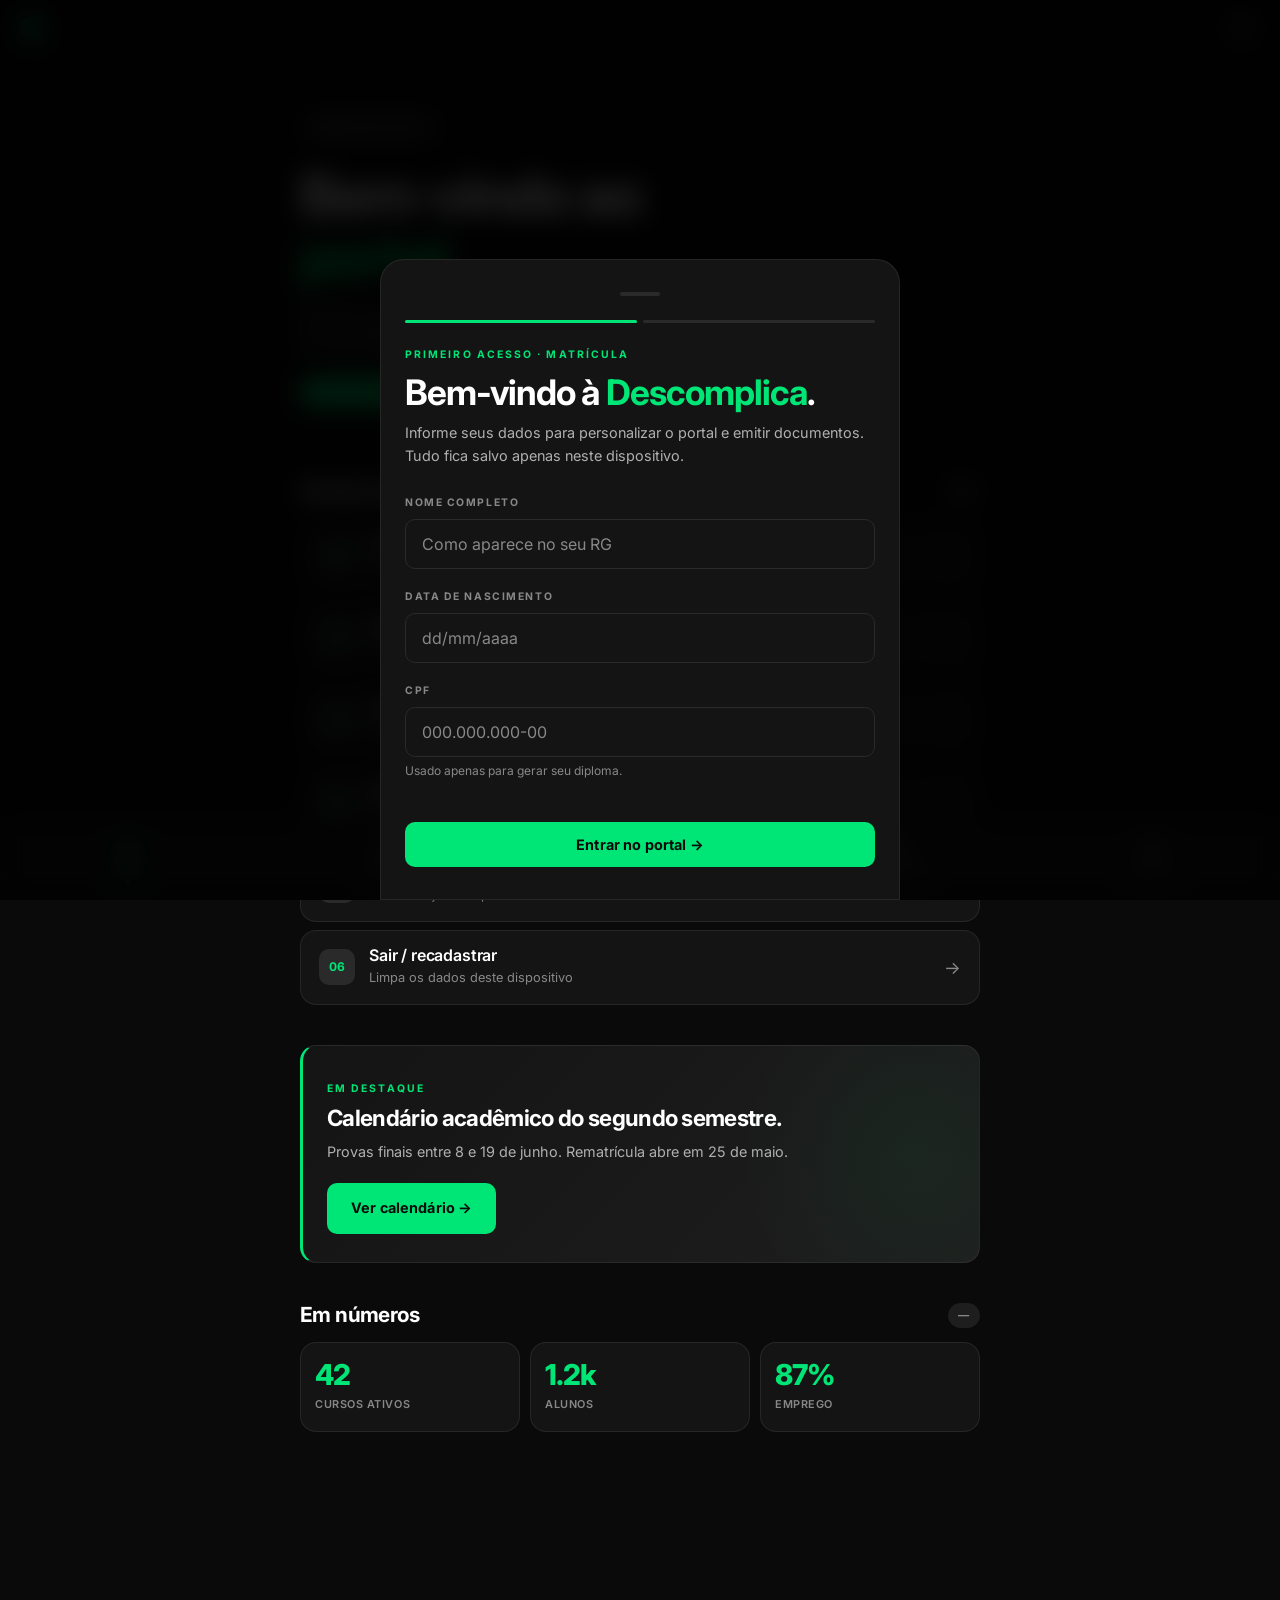
<file: index.html>
<!DOCTYPE html>
<html lang="pt-BR">
<head>
  <meta charset="UTF-8">
  <meta name="viewport" content="width=device-width, initial-scale=1, viewport-fit=cover">
  <meta name="theme-color" content="#0a0a0a">
  <title>Descomplica Faculdade Digital</title>
  <link rel="manifest" href="manifest.json">
  <link rel="apple-touch-icon" href="icon-192.png">
  <meta name="apple-mobile-web-app-capable" content="yes">
  <meta name="apple-mobile-web-app-status-bar-style" content="black-translucent">
  <meta name="apple-mobile-web-app-title" content="Descomplica">
  <link rel="stylesheet" href="styles.css">
</head>
<body>

  <header class="topbar">
    <div class="brand">
      <img src="logo.png" alt="Descomplica Faculdade Digital">
    </div>
    <div class="student-badge" data-student-badge>—</div>
  </header>

  <main>

    <section class="hero reveal">
      <span class="year">Semestre 2026.1</span>
      <h1 id="hero-title">Bem-vindo ao<br><span class="accent">portal.</span></h1>
      <p class="lede" id="hero-lede">Acesse suas notas, documentos e tudo da sua faculdade em um só lugar.</p>
      <div class="hero-meta" id="hero-meta">
        <span>2026.1 em andamento</span>
        <span>Provas: jun/2026</span>
      </div>
    </section>

    <section class="reveal">
      <div class="section-head">
        <h2>Acesso rápido</h2>
        <span class="count">06</span>
      </div>
      <div class="card-list">
        <a class="card" href="cursos.html">
          <span class="num">01</span>
          <div class="body">
            <h3>Cursos</h3>
            <p>Grade, ementas e horários</p>
          </div>
          <span class="arrow">→</span>
        </a>
        <a class="card" href="aluno.html">
          <span class="num">02</span>
          <div class="body">
            <h3>Área do aluno</h3>
            <p>Notas, frequência e materiais</p>
          </div>
          <span class="arrow">→</span>
        </a>
        <a class="card" href="secretaria.html">
          <span class="num">03</span>
          <div class="body">
            <h3>Secretaria</h3>
            <p>Atestados e requerimentos</p>
          </div>
          <span class="arrow">→</span>
        </a>
        <a class="card" href="declaracao.html">
          <span class="num">04</span>
          <div class="body">
            <h3>Declaração de Matrícula</h3>
            <p>Emitir comprovante oficial</p>
          </div>
          <span class="arrow">→</span>
        </a>
        <a class="card" href="contato.html">
          <span class="num">05</span>
          <div class="body">
            <h3>Contato</h3>
            <p>Coordenação e suporte</p>
          </div>
          <span class="arrow">→</span>
        </a>
        <a class="card" href="#" onclick="event.preventDefault(); Portal.Student.clear(); location.reload();">
          <span class="num">06</span>
          <div class="body">
            <h3>Sair / recadastrar</h3>
            <p>Limpa os dados deste dispositivo</p>
          </div>
          <span class="arrow">→</span>
        </a>
      </div>
    </section>

    <section class="reveal">
      <div class="featured">
        <span class="eyebrow">Em destaque</span>
        <h2>Calendário acadêmico do segundo semestre.</h2>
        <p>Provas finais entre 8 e 19 de junho. Rematrícula abre em 25 de maio.</p>
        <a class="btn mt-md" href="aluno.html">Ver calendário →</a>
      </div>
    </section>

    <section class="reveal">
      <div class="section-head">
        <h2>Em números</h2>
        <span class="count">—</span>
      </div>
      <div class="stats">
        <div>
          <strong>42</strong>
          <span>Cursos ativos</span>
        </div>
        <div>
          <strong>1.2k</strong>
          <span>Alunos</span>
        </div>
        <div>
          <strong>87%</strong>
          <span>Emprego</span>
        </div>
      </div>
    </section>

  </main>

  <nav class="bottom-nav">
    <a href="index.html" class="active">
      <svg viewBox="0 0 24 24"><path d="M3 11l9-8 9 8v10a1 1 0 0 1-1 1h-5v-7H10v7H5a1 1 0 0 1-1-1V11z"/></svg>
      Início<span class="nav-dot"></span>
    </a>
    <a href="cursos.html">
      <svg viewBox="0 0 24 24"><path d="M4 4h12a2 2 0 0 1 2 2v14l-4-2-4 2-4-2-4 2V6a2 2 0 0 1 2-2z"/></svg>
      Cursos<span class="nav-dot"></span>
    </a>
    <a href="aluno.html">
      <svg viewBox="0 0 24 24"><circle cx="12" cy="8" r="4"/><path d="M4 21a8 8 0 0 1 16 0"/></svg>
      Aluno<span class="nav-dot"></span>
    </a>
    <a href="declaracao.html">
      <svg viewBox="0 0 24 24"><rect x="4" y="3" width="16" height="18" rx="2"/><path d="M8 7h8M8 11h8M8 15h5"/></svg>
      Declaração<span class="nav-dot"></span>
    </a>
    <a href="contato.html">
      <svg viewBox="0 0 24 24"><path d="M4 6h16v12H4z"/><path d="M4 6l8 7 8-7"/></svg>
      Contato<span class="nav-dot"></span>
    </a>
  </nav>

  <script src="app.js"></script>
  <script>
    document.addEventListener('DOMContentLoaded', () => {
      const s = Portal.Student.get();
      if (!s) return;
      const first = s.name.split(' ')[0];
      document.getElementById('hero-title').innerHTML = `Olá,<br><span class="accent">${first}.</span>`;
      document.getElementById('hero-lede').textContent = `Bem-vindo de volta. Confira suas notas, emita documentos e acompanhe sua jornada.`;
    });
  </script>
</body>
</html>
</file>
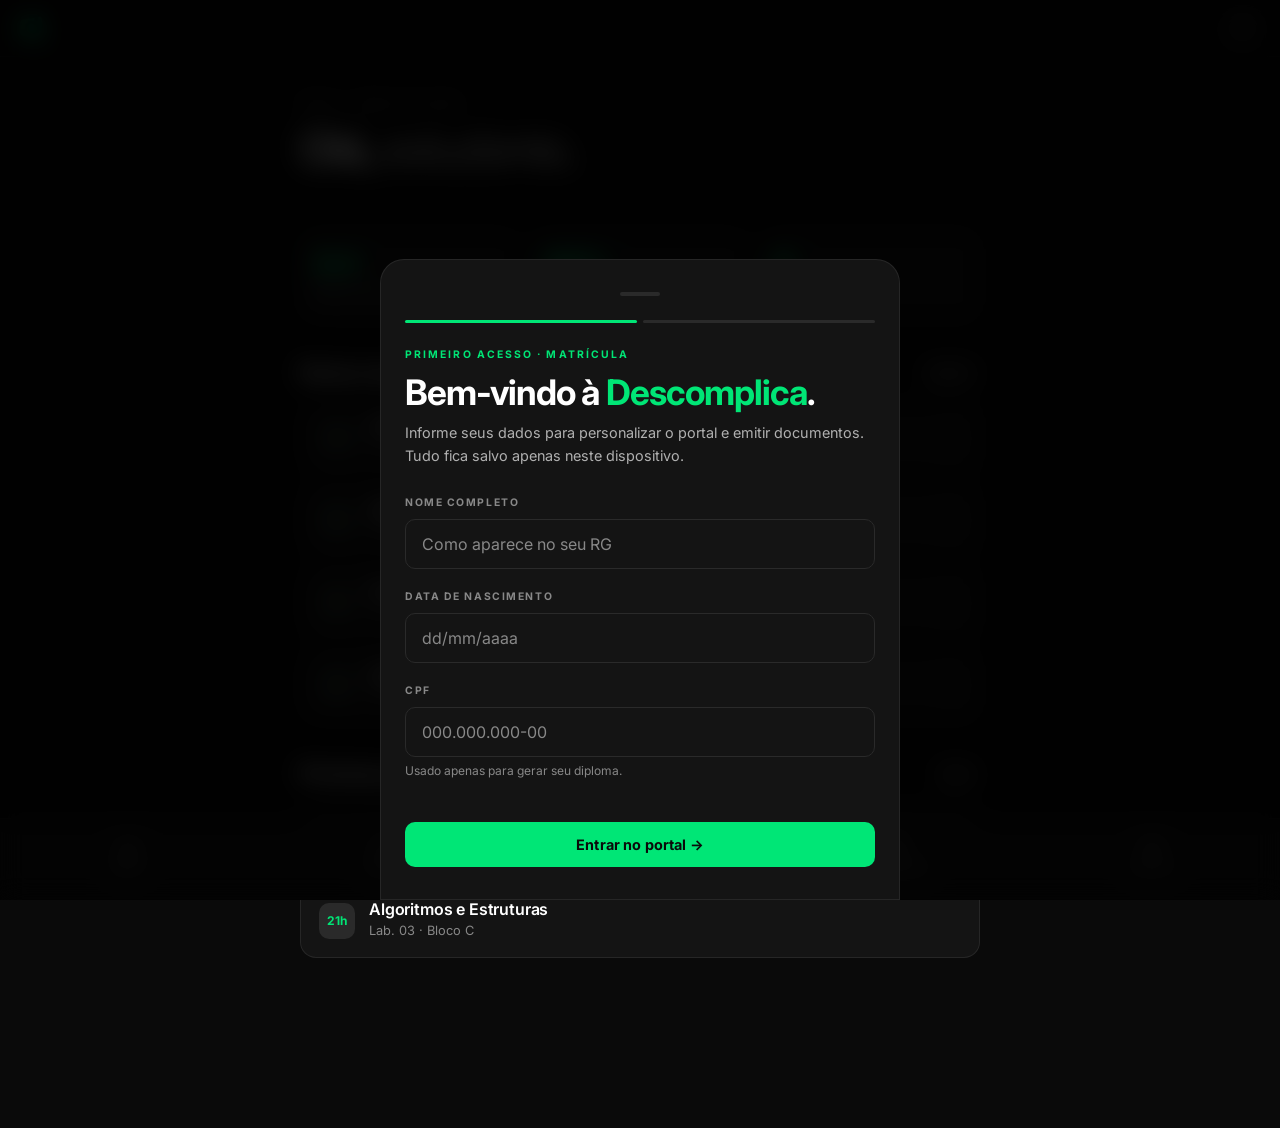
<file: aluno.html>
<!DOCTYPE html>
<html lang="pt-BR">
<head>
  <meta charset="UTF-8">
  <meta name="viewport" content="width=device-width, initial-scale=1, viewport-fit=cover">
  <meta name="theme-color" content="#0a0a0a">
  <title>Área do aluno · Portal Acadêmico · Descomplica</title>
  <link rel="manifest" href="manifest.json">
  <link rel="apple-touch-icon" href="icon-192.png">
  <link rel="stylesheet" href="styles.css">
</head>
<body>

  <header class="topbar">
    <div class="brand"><img src="logo.png" alt="Descomplica Faculdade Digital"></div>
    <div class="student-badge" data-student-badge>—</div>
  </header>

  <main>

    <div class="page-head reveal">
      <div class="crumb">Início → Área do aluno</div>
      <h1>Olá, <span class="serif-italic" id="greeting-name">estudante</span>.</h1>
    </div>

    <section class="reveal">
      <div class="stats">
        <div>
          <strong id="avg-grade">8.4</strong>
          <span>Média geral</span>
        </div>
        <div>
          <strong>94%</strong>
          <span>Frequência</span>
        </div>
        <div>
          <strong>6</strong>
          <span>Disciplinas</span>
        </div>
      </div>
    </section>

    <section class="reveal">
      <div class="section-head">
        <h2>Notas recentes</h2>
        <span class="count">2026.1</span>
      </div>
      <div class="card-list">
        <a class="card" href="#">
          <span class="num">A</span>
          <div class="body">
            <h3>Cálculo Diferencial</h3>
            <p>Prof. Almeida · N1 8,5 · N2 9,0</p>
          </div>
          <span class="arrow">→</span>
        </a>
        <a class="card" href="#">
          <span class="num">B</span>
          <div class="body">
            <h3>Algoritmos e Estruturas</h3>
            <p>Profa. Tavares · N1 9,2 · N2 8,7</p>
          </div>
          <span class="arrow">→</span>
        </a>
        <a class="card" href="#">
          <span class="num">C</span>
          <div class="body">
            <h3>Fundamentos da Computação</h3>
            <p>Prof. Vianna · N1 7,8 · N2 8,4</p>
          </div>
          <span class="arrow">→</span>
        </a>
        <a class="card" href="#">
          <span class="num">D</span>
          <div class="body">
            <h3>Inglês Instrumental</h3>
            <p>Profa. Oliveira · N1 9,5 · N2 9,0</p>
          </div>
          <span class="arrow">→</span>
        </a>
      </div>
    </section>

    <section class="reveal">
      <div class="section-head">
        <h2>Próximas aulas</h2>
        <span class="count">Hoje</span>
      </div>
      <div class="card-list">
        <div class="card">
          <span class="num">19h</span>
          <div class="body">
            <h3>Cálculo Diferencial</h3>
            <p>Sala 204 · Bloco B</p>
          </div>
        </div>
        <div class="card">
          <span class="num">21h</span>
          <div class="body">
            <h3>Algoritmos e Estruturas</h3>
            <p>Lab. 03 · Bloco C</p>
          </div>
        </div>
      </div>
    </section>

  </main>

  <nav class="bottom-nav">
    <a href="index.html"><svg viewBox="0 0 24 24"><path d="M3 11l9-8 9 8v10a1 1 0 0 1-1 1h-5v-7H10v7H5a1 1 0 0 1-1-1V11z"/></svg>Início<span class="nav-dot"></span></a>
    <a href="cursos.html"><svg viewBox="0 0 24 24"><path d="M4 4h12a2 2 0 0 1 2 2v14l-4-2-4 2-4-2-4 2V6a2 2 0 0 1 2-2z"/></svg>Cursos<span class="nav-dot"></span></a>
    <a href="aluno.html" class="active"><svg viewBox="0 0 24 24"><circle cx="12" cy="8" r="4"/><path d="M4 21a8 8 0 0 1 16 0"/></svg>Aluno<span class="nav-dot"></span></a>
    <a href="declaracao.html"><svg viewBox="0 0 24 24"><rect x="4" y="3" width="16" height="18" rx="2"/><path d="M8 7h8M8 11h8M8 15h5"/></svg>Declaração<span class="nav-dot"></span></a>
    <a href="contato.html"><svg viewBox="0 0 24 24"><path d="M4 6h16v12H4z"/><path d="M4 6l8 7 8-7"/></svg>Contato<span class="nav-dot"></span></a>
  </nav>

  <script src="app.js"></script>
  <script>
    document.addEventListener('DOMContentLoaded', () => {
      const s = Portal.Student.get();
      if (s) document.getElementById('greeting-name').textContent = s.name.split(' ')[0];
    });
  </script>
</body>
</html>
</file>
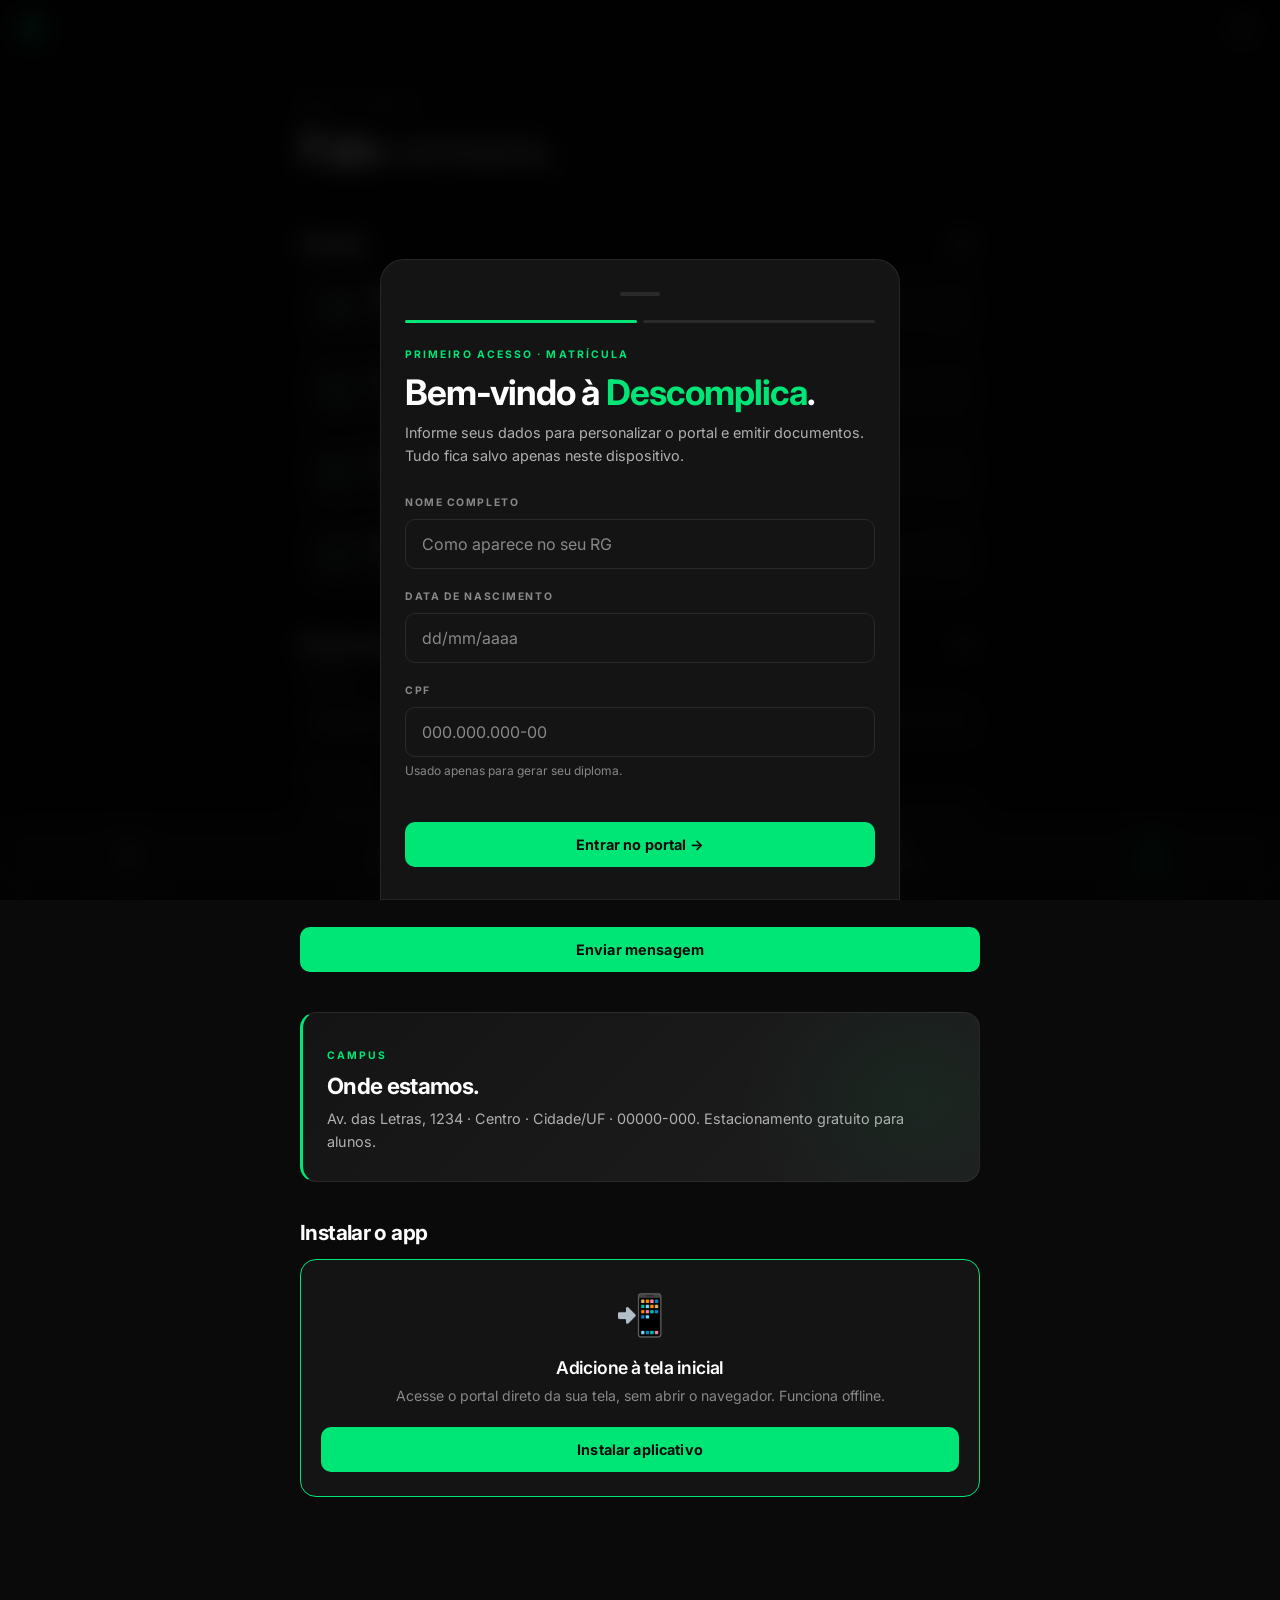
<file: contato.html>
<!DOCTYPE html>
<html lang="pt-BR">
<head>
  <meta charset="UTF-8">
  <meta name="viewport" content="width=device-width, initial-scale=1, viewport-fit=cover">
  <meta name="theme-color" content="#0a0a0a">
  <title>Contato · Portal Acadêmico · Descomplica</title>
  <link rel="manifest" href="manifest.json">
  <link rel="apple-touch-icon" href="icon-192.png">
  <link rel="stylesheet" href="styles.css">
</head>
<body>

  <header class="topbar">
    <div class="brand"><img src="logo.png" alt="Descomplica Faculdade Digital"></div>
    <div class="student-badge" data-student-badge>—</div>
  </header>

  <main>

    <div class="page-head reveal">
      <div class="crumb">Início → Contato</div>
      <h1>Fale <span class="serif-italic">conosco</span>.</h1>
    </div>

    <section class="reveal">
      <div class="section-head">
        <h2>Canais</h2>
        <span class="count">04</span>
      </div>
      <div class="card-list">
        <a class="card" href="#">
          <span class="num">01</span>
          <div class="body">
            <h3>Secretaria acadêmica</h3>
            <p>(00) 0000-0000 · seg. a sex. 9h–21h</p>
          </div>
          <span class="arrow">→</span>
        </a>
        <a class="card" href="#">
          <span class="num">02</span>
          <div class="body">
            <h3>Coordenação</h3>
            <p>coordenacao@portal.edu</p>
          </div>
          <span class="arrow">→</span>
        </a>
        <a class="card" href="#">
          <span class="num">03</span>
          <div class="body">
            <h3>Ouvidoria</h3>
            <p>Canal confidencial</p>
          </div>
          <span class="arrow">→</span>
        </a>
        <a class="card" href="#">
          <span class="num">04</span>
          <div class="body">
            <h3>Suporte TI</h3>
            <p>suporte@portal.edu</p>
          </div>
          <span class="arrow">→</span>
        </a>
      </div>
    </section>

    <section class="reveal">
      <div class="section-head">
        <h2>Envie uma mensagem</h2>
        <span class="count">—</span>
      </div>
      <form id="contact-form">
        <div class="field">
          <label>Assunto</label>
          <input type="text" name="subject" placeholder="Sobre o que é?">
        </div>
        <div class="field">
          <label>Mensagem</label>
          <textarea name="message" rows="4" placeholder="Conte mais..."></textarea>
        </div>
        <button class="btn btn--block" type="submit">Enviar mensagem</button>
      </form>
      <p id="contact-msg" class="hint" style="margin-top: 14px; text-align: center; display: none;"></p>
    </section>

    <section class="reveal">
      <div class="featured">
        <span class="eyebrow">Campus</span>
        <h2>Onde estamos.</h2>
        <p>Av. das Letras, 1234 · Centro · Cidade/UF · 00000-000. Estacionamento gratuito para alunos.</p>
      </div>
    </section>

    <section class="reveal">
      <div class="section-head">
        <h2>Instalar o app</h2>
      </div>
      <div style="background:var(--dark-2);border:1.5px solid var(--green);border-radius:var(--radius);padding:24px 20px;text-align:center;">
        <div style="font-size:2.5rem;margin-bottom:12px;">📲</div>
        <h3 style="margin-bottom:8px;">Adicione à tela inicial</h3>
        <p style="color:var(--gray);font-size:0.88rem;margin-bottom:20px;">Acesse o portal direto da sua tela, sem abrir o navegador. Funciona offline.</p>
        <button class="btn btn--block" id="install-app-btn">Instalar aplicativo</button>
        <p id="install-ios-hint" style="display:none;margin-top:14px;font-size:0.8rem;color:var(--gray-light);">
          No iPhone: toque em <strong>Compartilhar</strong> → <strong>Adicionar à Tela de Início</strong>
        </p>
        <p id="install-done-msg" style="display:none;margin-top:14px;font-size:0.85rem;color:var(--green);font-weight:600;">
          ✓ App instalado com sucesso!
        </p>
      </div>
    </section>

  </main>

  <nav class="bottom-nav">
    <a href="index.html"><svg viewBox="0 0 24 24"><path d="M3 11l9-8 9 8v10a1 1 0 0 1-1 1h-5v-7H10v7H5a1 1 0 0 1-1-1V11z"/></svg>Início<span class="nav-dot"></span></a>
    <a href="cursos.html"><svg viewBox="0 0 24 24"><path d="M4 4h12a2 2 0 0 1 2 2v14l-4-2-4 2-4-2-4 2V6a2 2 0 0 1 2-2z"/></svg>Cursos<span class="nav-dot"></span></a>
    <a href="aluno.html"><svg viewBox="0 0 24 24"><circle cx="12" cy="8" r="4"/><path d="M4 21a8 8 0 0 1 16 0"/></svg>Aluno<span class="nav-dot"></span></a>
    <a href="declaracao.html"><svg viewBox="0 0 24 24"><rect x="4" y="3" width="16" height="18" rx="2"/><path d="M8 7h8M8 11h8M8 15h5"/></svg>Declaração<span class="nav-dot"></span></a>
    <a href="contato.html" class="active"><svg viewBox="0 0 24 24"><path d="M4 6h16v12H4z"/><path d="M4 6l8 7 8-7"/></svg>Contato<span class="nav-dot"></span></a>
  </nav>

  <script src="app.js"></script>
  <script>
    document.getElementById('contact-form').addEventListener('submit', (e) => {
      e.preventDefault();
      const msg = document.getElementById('contact-msg');
      msg.style.display = 'block';
      msg.textContent = 'Mensagem registrada localmente (estudo · sem envio real).';
      e.target.reset();
    });

    let installPrompt = null;
    window.addEventListener('beforeinstallprompt', (e) => { e.preventDefault(); installPrompt = e; });

    document.getElementById('install-app-btn').addEventListener('click', async () => {
      const isIOS = /iphone|ipad|ipod/i.test(navigator.userAgent);
      const isStandalone = window.matchMedia('(display-mode: standalone)').matches || window.navigator.standalone;

      if (isStandalone) {
        document.getElementById('install-done-msg').style.display = 'block';
        document.getElementById('install-done-msg').textContent = '✓ App já está instalado!';
        return;
      }
      if (isIOS) {
        document.getElementById('install-ios-hint').style.display = 'block';
        return;
      }
      if (installPrompt) {
        installPrompt.prompt();
        const { outcome } = await installPrompt.userChoice;
        if (outcome === 'accepted') {
          document.getElementById('install-done-msg').style.display = 'block';
          installPrompt = null;
        }
      } else {
        alert('Use o menu do Chrome (⋮) → "Adicionar à tela inicial"');
      }
    });
  </script>
</body>
</html>
</file>
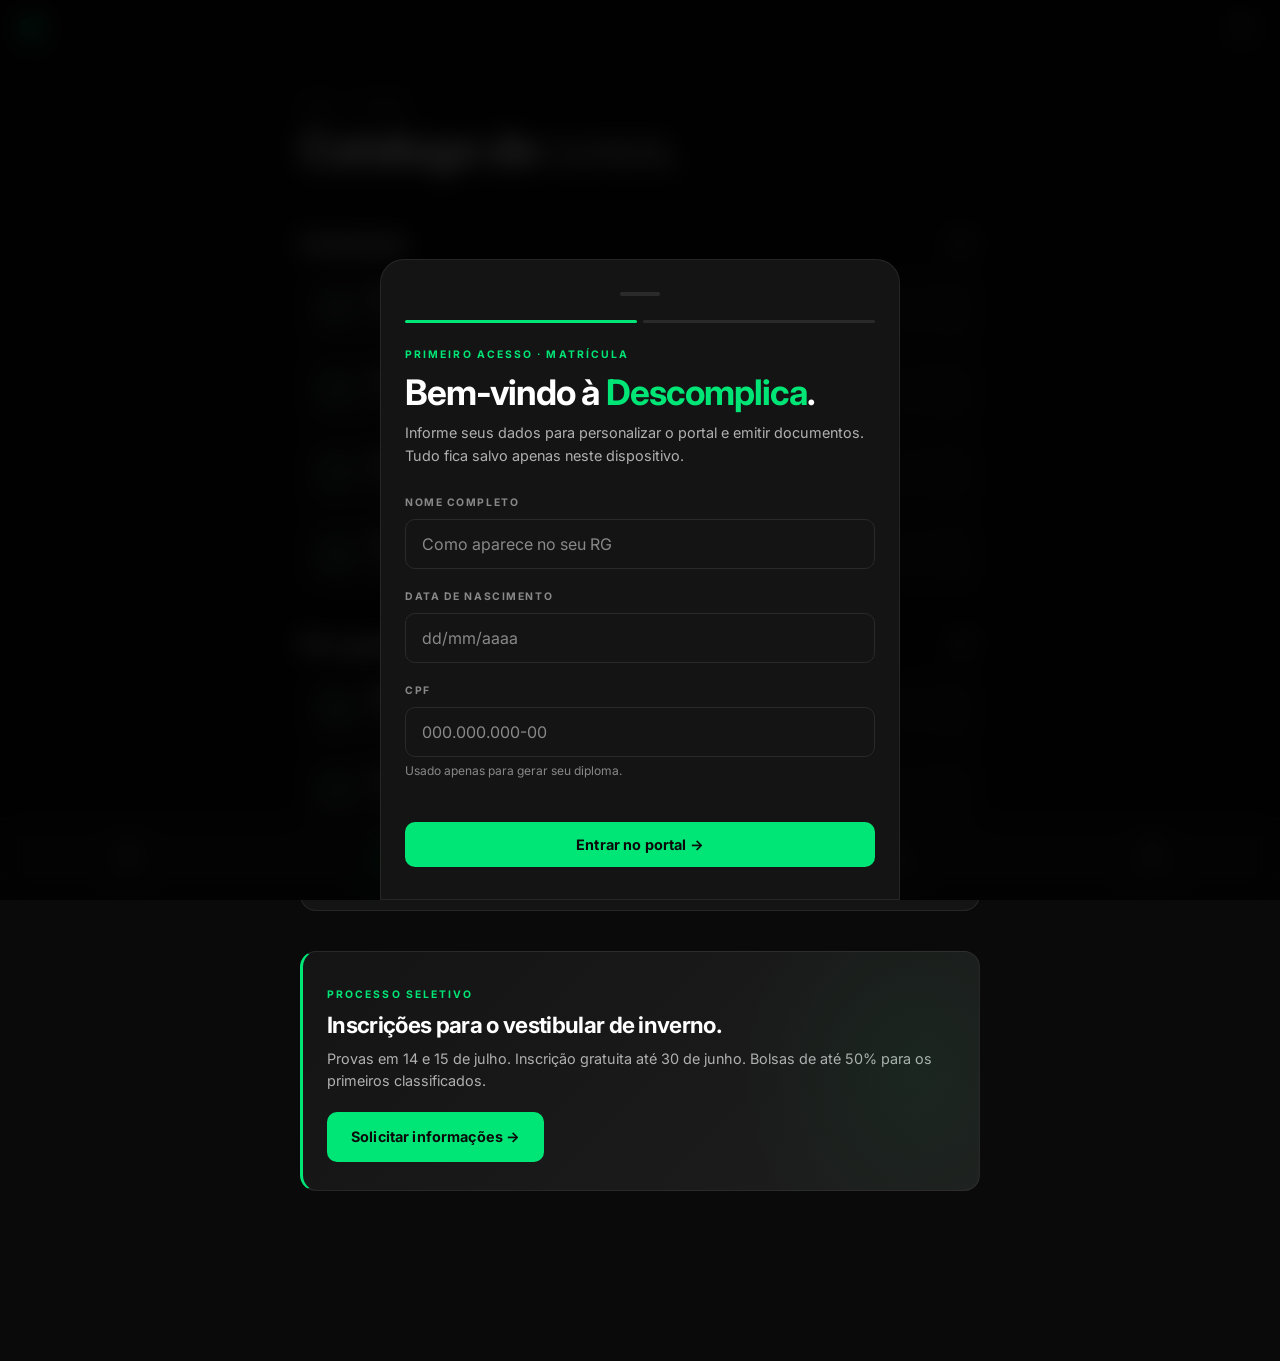
<file: cursos.html>
<!DOCTYPE html>
<html lang="pt-BR">
<head>
  <meta charset="UTF-8">
  <meta name="viewport" content="width=device-width, initial-scale=1, viewport-fit=cover">
  <meta name="theme-color" content="#0a0a0a">
  <title>Cursos · Portal Acadêmico · Descomplica</title>
  <link rel="manifest" href="manifest.json">
  <link rel="apple-touch-icon" href="icon-192.png">
  <link rel="stylesheet" href="styles.css">
</head>
<body>

  <header class="topbar">
    <div class="brand"><img src="logo.png" alt="Descomplica Faculdade Digital"></div>
    <div class="student-badge" data-student-badge>—</div>
  </header>

  <main>

    <div class="page-head reveal">
      <div class="crumb">Início → Cursos</div>
      <h1>Catálogo de <span class="serif-italic">cursos</span>.</h1>
    </div>

    <section class="reveal">
      <div class="section-head">
        <h2>Graduação</h2>
        <span class="count">04</span>
      </div>
      <div class="card-list">
        <a class="card" href="#">
          <span class="num">01</span>
          <div class="body">
            <h3>Direito</h3>
            <p>Bacharelado · 10 semestres · noturno</p>
          </div>
          <span class="arrow">→</span>
        </a>
        <a class="card" href="#">
          <span class="num">02</span>
          <div class="body">
            <h3>Administração</h3>
            <p>Bacharelado · 8 semestres · matutino</p>
          </div>
          <span class="arrow">→</span>
        </a>
        <a class="card" href="#">
          <span class="num">03</span>
          <div class="body">
            <h3>Engenharia de Software</h3>
            <p>Bacharelado · 8 semestres · integral</p>
          </div>
          <span class="arrow">→</span>
        </a>
        <a class="card" href="#">
          <span class="num">04</span>
          <div class="body">
            <h3>Psicologia</h3>
            <p>Bacharelado · 10 semestres · vespertino</p>
          </div>
          <span class="arrow">→</span>
        </a>
      </div>
    </section>

    <section class="reveal">
      <div class="section-head">
        <h2>Pós-graduação</h2>
        <span class="count">03</span>
      </div>
      <div class="card-list">
        <a class="card" href="#">
          <span class="num">05</span>
          <div class="body">
            <h3>MBA em Gestão Estratégica</h3>
            <p>Lato sensu · 18 meses · sábados</p>
          </div>
          <span class="arrow">→</span>
        </a>
        <a class="card" href="#">
          <span class="num">06</span>
          <div class="body">
            <h3>Especialização em Ciência de Dados</h3>
            <p>Lato sensu · 12 meses · EAD</p>
          </div>
          <span class="arrow">→</span>
        </a>
        <a class="card" href="#">
          <span class="num">07</span>
          <div class="body">
            <h3>Mestrado em Educação</h3>
            <p>Stricto sensu · 24 meses · presencial</p>
          </div>
          <span class="arrow">→</span>
        </a>
      </div>
    </section>

    <section class="reveal">
      <div class="featured">
        <span class="eyebrow">Processo seletivo</span>
        <h2>Inscrições para o vestibular de inverno.</h2>
        <p>Provas em 14 e 15 de julho. Inscrição gratuita até 30 de junho. Bolsas de até 50% para os primeiros classificados.</p>
        <a class="btn btn--cream mt-md" href="secretaria.html">Solicitar informações →</a>
      </div>
    </section>

  </main>

  <nav class="bottom-nav">
    <a href="index.html">
      <svg viewBox="0 0 24 24"><path d="M3 11l9-8 9 8v10a1 1 0 0 1-1 1h-5v-7H10v7H5a1 1 0 0 1-1-1V11z"/></svg>
      Início<span class="nav-dot"></span>
    </a>
    <a href="cursos.html" class="active">
      <svg viewBox="0 0 24 24"><path d="M4 4h12a2 2 0 0 1 2 2v14l-4-2-4 2-4-2-4 2V6a2 2 0 0 1 2-2z"/></svg>
      Cursos<span class="nav-dot"></span>
    </a>
    <a href="aluno.html">
      <svg viewBox="0 0 24 24"><circle cx="12" cy="8" r="4"/><path d="M4 21a8 8 0 0 1 16 0"/></svg>
      Aluno<span class="nav-dot"></span>
    </a>
    <a href="diploma.html">
      <svg viewBox="0 0 24 24"><circle cx="12" cy="9" r="5"/><path d="M9 13l-2 8 5-3 5 3-2-8"/></svg>
      Diploma<span class="nav-dot"></span>
    </a>
    <a href="contato.html">
      <svg viewBox="0 0 24 24"><path d="M4 6h16v12H4z"/><path d="M4 6l8 7 8-7"/></svg>
      Contato<span class="nav-dot"></span>
    </a>
  </nav>

  <script src="app.js"></script>
</body>
</html>
</file>
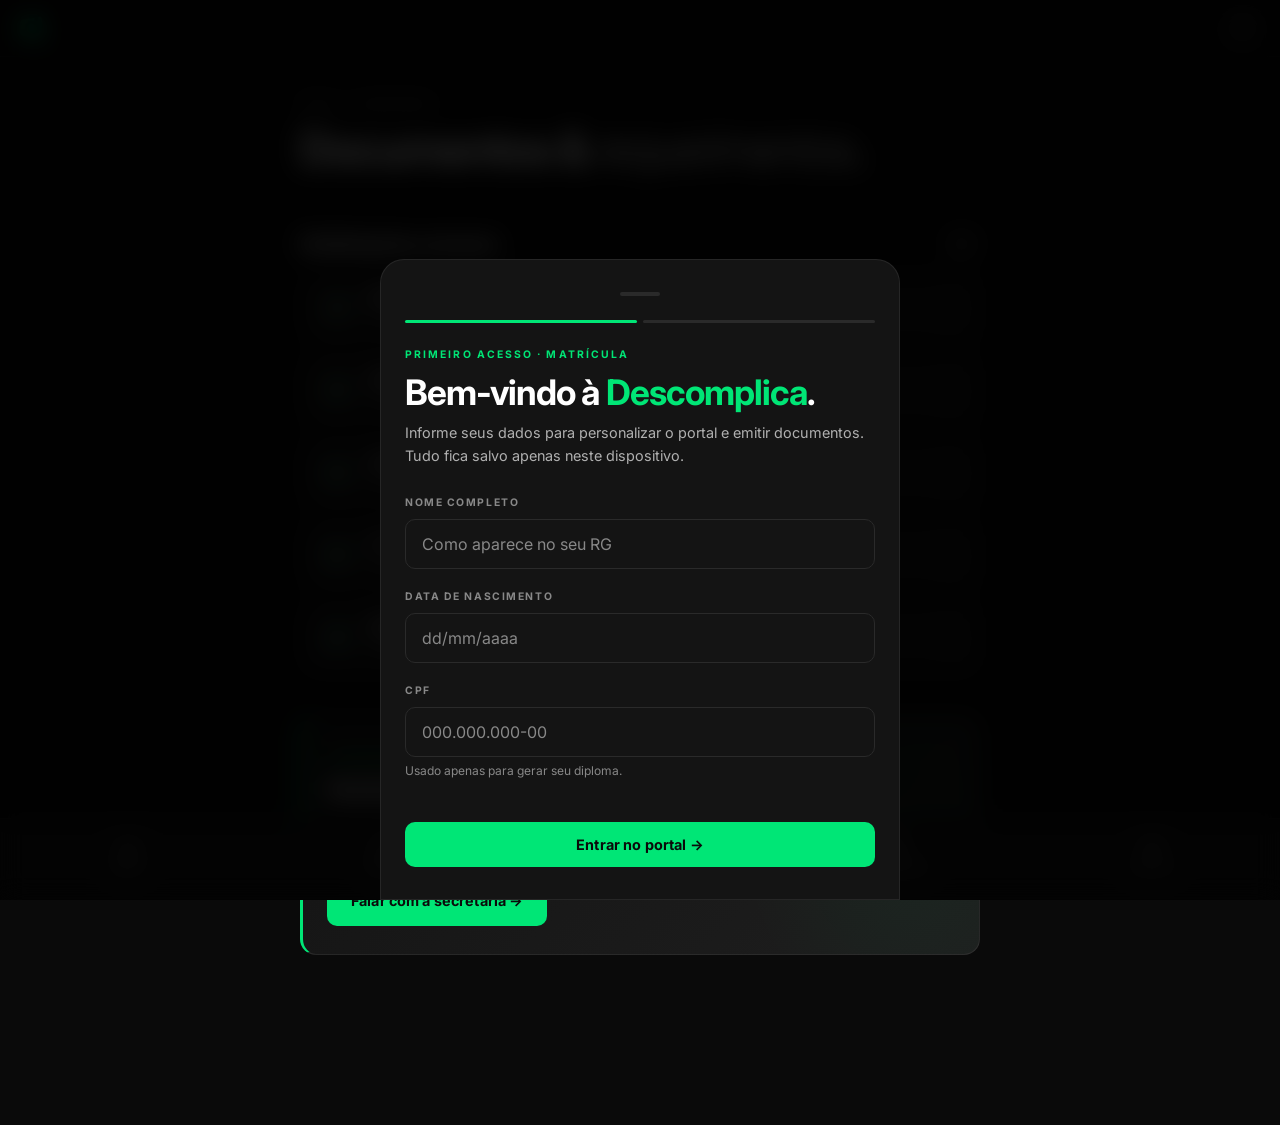
<file: secretaria.html>
<!DOCTYPE html>
<html lang="pt-BR">
<head>
  <meta charset="UTF-8">
  <meta name="viewport" content="width=device-width, initial-scale=1, viewport-fit=cover">
  <meta name="theme-color" content="#0a0a0a">
  <title>Secretaria · Portal Acadêmico · Descomplica</title>
  <link rel="manifest" href="manifest.json">
  <link rel="apple-touch-icon" href="icon-192.png">
  <link rel="stylesheet" href="styles.css">
</head>
<body>

  <header class="topbar">
    <div class="brand"><img src="logo.png" alt="Descomplica Faculdade Digital"></div>
    <div class="student-badge" data-student-badge>—</div>
  </header>

  <main>

    <div class="page-head reveal">
      <div class="crumb">Início → Secretaria</div>
      <h1>Documentos &amp; <span class="serif-italic">requerimentos</span>.</h1>
    </div>

    <section class="reveal">
      <div class="section-head">
        <h2>Solicitações comuns</h2>
        <span class="count">05</span>
      </div>
      <div class="card-list">
        <a class="card" href="#">
          <span class="num">01</span>
          <div class="body">
            <h3>Declaração de matrícula</h3>
            <p>Pronto em até 24 horas · gratuito</p>
          </div>
          <span class="arrow">→</span>
        </a>
        <a class="card" href="#">
          <span class="num">02</span>
          <div class="body">
            <h3>Histórico escolar</h3>
            <p>Pronto em até 3 dias úteis</p>
          </div>
          <span class="arrow">→</span>
        </a>
        <a class="card" href="#">
          <span class="num">03</span>
          <div class="body">
            <h3>Atestado de frequência</h3>
            <p>Emissão imediata · digital</p>
          </div>
          <span class="arrow">→</span>
        </a>
        <a class="card" href="#">
          <span class="num">04</span>
          <div class="body">
            <h3>2ª via de carteirinha</h3>
            <p>Taxa de R$ 25,00 · retirada presencial</p>
          </div>
          <span class="arrow">→</span>
        </a>
        <a class="card" href="diploma.html">
          <span class="num">05</span>
          <div class="body">
            <h3>Diploma</h3>
            <p>Mediante conclusão do curso</p>
          </div>
          <span class="arrow">→</span>
        </a>
      </div>
    </section>

    <section class="reveal">
      <div class="featured">
        <span class="eyebrow">Atendimento</span>
        <h2>Horário de funcionamento.</h2>
        <p>Segunda a sexta: 9h às 21h. Sábados: 9h às 13h. Para urgências fora do horário, utilize o canal de contato.</p>
        <a class="btn btn--cream mt-md" href="contato.html">Falar com a secretaria →</a>
      </div>
    </section>

  </main>

  <nav class="bottom-nav">
    <a href="index.html"><svg viewBox="0 0 24 24"><path d="M3 11l9-8 9 8v10a1 1 0 0 1-1 1h-5v-7H10v7H5a1 1 0 0 1-1-1V11z"/></svg>Início<span class="nav-dot"></span></a>
    <a href="cursos.html"><svg viewBox="0 0 24 24"><path d="M4 4h12a2 2 0 0 1 2 2v14l-4-2-4 2-4-2-4 2V6a2 2 0 0 1 2-2z"/></svg>Cursos<span class="nav-dot"></span></a>
    <a href="aluno.html"><svg viewBox="0 0 24 24"><circle cx="12" cy="8" r="4"/><path d="M4 21a8 8 0 0 1 16 0"/></svg>Aluno<span class="nav-dot"></span></a>
    <a href="declaracao.html"><svg viewBox="0 0 24 24"><rect x="4" y="3" width="16" height="18" rx="2"/><path d="M8 7h8M8 11h8M8 15h5"/></svg>Declaração<span class="nav-dot"></span></a>
    <a href="contato.html"><svg viewBox="0 0 24 24"><path d="M4 6h16v12H4z"/><path d="M4 6l8 7 8-7"/></svg>Contato<span class="nav-dot"></span></a>
  </nav>

  <script src="app.js"></script>
</body>
</html>
</file>
<file: styles.css>
/* ============================================================
   Descomplica Faculdade Digital — folha de estilos
   Estética: moderna, clean, verde vibrante
   ============================================================ */

@import url('https://fonts.googleapis.com/css2?family=Inter:wght@300;400;500;600;700;800&display=swap');

:root {
  --green: #00E676;
  --green-dark: #00C060;
  --green-deep: #00994d;
  --dark: #0a0a0a;
  --dark-2: #141414;
  --dark-3: #1e1e1e;
  --dark-4: #2a2a2a;
  --white: #ffffff;
  --gray: #888888;
  --gray-light: #b0b0b0;
  --surface: #111111;
  --line: rgba(255,255,255,0.08);

  --font: 'Inter', system-ui, sans-serif;

  --radius: 16px;
  --radius-sm: 10px;
  --shadow: 0 4px 24px rgba(0,0,0,0.4);
}

* { box-sizing: border-box; margin: 0; padding: 0; }
html { -webkit-text-size-adjust: 100%; }

body {
  font-family: var(--font);
  background: var(--dark);
  color: var(--white);
  line-height: 1.55;
  font-size: 16px;
  min-height: 100vh;
  overflow-x: hidden;
  padding-bottom: 90px;
  -webkit-font-smoothing: antialiased;
}

/* ============================================================
   Tipografia
   ============================================================ */
h1, h2, h3, h4 {
  font-family: var(--font);
  font-weight: 700;
  line-height: 1.1;
  color: var(--white);
  letter-spacing: -0.03em;
}

h1 { font-size: clamp(2.2rem, 10vw, 3.5rem); }
h2 { font-size: clamp(1.6rem, 6vw, 2.2rem); }
h3 { font-size: 1.1rem; font-weight: 600; }

.eyebrow {
  font-size: 0.65rem;
  font-weight: 700;
  letter-spacing: 0.2em;
  text-transform: uppercase;
  color: var(--green);
}

.accent { color: var(--green); }

/* ============================================================
   Header / topbar
   ============================================================ */
.topbar {
  position: sticky;
  top: 0;
  z-index: 50;
  background: var(--dark);
  border-bottom: 1px solid var(--line);
  padding: 12px 20px;
  display: flex;
  align-items: center;
  justify-content: space-between;
}

.topbar .brand {
  display: flex;
  align-items: center;
  gap: 10px;
}

.topbar .brand img {
  height: 32px;
  width: auto;
  object-fit: contain;
}

.topbar .student-badge {
  font-size: 0.7rem;
  color: var(--gray-light);
  background: var(--dark-3);
  padding: 6px 12px;
  border-radius: 20px;
  max-width: 130px;
  overflow: hidden;
  text-overflow: ellipsis;
  white-space: nowrap;
  font-weight: 500;
}

/* ============================================================
   Main content
   ============================================================ */
main {
  padding: 24px 20px 40px;
  max-width: 720px;
  margin: 0 auto;
}

section { margin-bottom: 40px; }

/* ============================================================
   Hero
   ============================================================ */
.hero {
  padding: 32px 0 36px;
  border-bottom: 1px solid var(--line);
  margin-bottom: 36px;
}

.hero .year {
  display: inline-block;
  font-size: 0.65rem;
  font-weight: 700;
  letter-spacing: 0.15em;
  text-transform: uppercase;
  color: var(--gray);
  margin-bottom: 16px;
  background: var(--dark-3);
  padding: 5px 12px;
  border-radius: 20px;
}

.hero h1 { margin-top: 8px; }

.hero .lede {
  margin-top: 16px;
  font-size: 1rem;
  color: var(--gray-light);
  max-width: 34ch;
  font-weight: 400;
}

.hero-meta {
  display: flex;
  gap: 12px;
  margin-top: 24px;
  flex-wrap: wrap;
}

.hero-meta span {
  font-size: 0.72rem;
  font-weight: 600;
  letter-spacing: 0.05em;
  text-transform: uppercase;
  color: var(--dark);
  background: var(--green);
  padding: 5px 12px;
  border-radius: 20px;
}

/* ============================================================
   Section head
   ============================================================ */
.section-head {
  display: flex;
  align-items: center;
  justify-content: space-between;
  margin-bottom: 14px;
}

.section-head h2 { font-size: 1.3rem; }

.section-head .count {
  font-size: 0.7rem;
  font-weight: 700;
  color: var(--gray);
  background: var(--dark-3);
  padding: 4px 10px;
  border-radius: 20px;
  letter-spacing: 0.05em;
}

/* ============================================================
   Cards
   ============================================================ */
.card-list {
  display: flex;
  flex-direction: column;
  gap: 8px;
}

.card {
  background: var(--dark-2);
  border: 1px solid var(--line);
  border-radius: var(--radius);
  padding: 16px 18px;
  display: grid;
  grid-template-columns: 36px 1fr auto;
  gap: 14px;
  align-items: center;
  cursor: pointer;
  transition: all 0.2s ease;
  text-decoration: none;
  color: inherit;
}

.card:hover, .card:active {
  background: var(--dark-3);
  border-color: var(--green);
  transform: translateY(-1px);
}

.card .num {
  width: 36px;
  height: 36px;
  background: var(--dark-4);
  border-radius: var(--radius-sm);
  display: grid;
  place-items: center;
  font-size: 0.75rem;
  font-weight: 700;
  color: var(--green);
  flex-shrink: 0;
}

.card .body h3 {
  font-size: 1rem;
  margin-bottom: 3px;
  letter-spacing: -0.01em;
}

.card .body p {
  font-size: 0.8rem;
  color: var(--gray);
  font-weight: 400;
}

.card .arrow {
  font-size: 1.1rem;
  color: var(--gray);
  transition: transform 0.2s ease, color 0.2s ease;
}

.card:hover .arrow {
  transform: translateX(4px);
  color: var(--green);
}

/* ============================================================
   Featured block
   ============================================================ */
.featured {
  background: linear-gradient(135deg, var(--dark-2) 0%, var(--dark-3) 100%);
  border: 1px solid var(--line);
  border-left: 3px solid var(--green);
  padding: 28px 24px;
  border-radius: var(--radius);
  position: relative;
  overflow: hidden;
}

.featured::after {
  content: '';
  position: absolute;
  top: -50%;
  right: -20%;
  width: 60%;
  height: 200%;
  background: radial-gradient(ellipse, var(--green) 0%, transparent 60%);
  opacity: 0.05;
  pointer-events: none;
}

.featured h2 {
  margin-top: 8px;
  font-size: 1.4rem;
}

.featured p {
  margin-top: 10px;
  color: var(--gray-light);
  font-size: 0.9rem;
}

/* ============================================================
   Botões
   ============================================================ */
.btn {
  display: inline-flex;
  align-items: center;
  justify-content: center;
  gap: 8px;
  padding: 14px 24px;
  background: var(--green);
  color: var(--dark);
  border: none;
  font-family: var(--font);
  font-weight: 700;
  font-size: 0.9rem;
  letter-spacing: 0.01em;
  cursor: pointer;
  text-decoration: none;
  transition: all 0.2s ease;
  border-radius: var(--radius-sm);
}

.btn:hover, .btn:active {
  background: var(--green-dark);
  transform: translateY(-1px);
}

.btn--ghost {
  background: transparent;
  color: var(--green);
  border: 1.5px solid var(--green);
}

.btn--ghost:hover {
  background: var(--green);
  color: var(--dark);
}

.btn--dark {
  background: var(--dark-3);
  color: var(--white);
  border: 1px solid var(--line);
}

.btn--block { width: 100%; }

/* ============================================================
   Bottom navigation
   ============================================================ */
.bottom-nav {
  position: fixed;
  bottom: 0;
  left: 0;
  right: 0;
  z-index: 40;
  background: var(--dark-2);
  border-top: 1px solid var(--line);
  display: grid;
  grid-template-columns: repeat(5, 1fr);
  padding: 10px 0 calc(10px + env(safe-area-inset-bottom));
  backdrop-filter: blur(20px);
  -webkit-backdrop-filter: blur(20px);
}

.bottom-nav a {
  display: flex;
  flex-direction: column;
  align-items: center;
  gap: 4px;
  padding: 6px 4px;
  color: var(--gray);
  text-decoration: none;
  font-size: 0.6rem;
  letter-spacing: 0.03em;
  text-transform: uppercase;
  font-weight: 600;
  transition: color 0.15s ease;
}

.bottom-nav a.active { color: var(--green); }

.bottom-nav svg {
  width: 22px;
  height: 22px;
  fill: none;
  stroke: currentColor;
  stroke-width: 1.8;
}

.nav-dot {
  width: 4px;
  height: 4px;
  border-radius: 50%;
  background: transparent;
}

.bottom-nav a.active .nav-dot { background: var(--green); }

/* ============================================================
   Page header (internas)
   ============================================================ */
.page-head {
  padding: 16px 0 28px;
  border-bottom: 1px solid var(--line);
  margin-bottom: 28px;
}

.page-head .crumb {
  font-size: 0.65rem;
  letter-spacing: 0.1em;
  text-transform: uppercase;
  color: var(--gray);
  margin-bottom: 12px;
  font-weight: 600;
}

.page-head h1 { font-size: clamp(1.8rem, 8vw, 2.8rem); }

/* ============================================================
   Formulários
   ============================================================ */
.field {
  display: block;
  margin-bottom: 20px;
}

.field label {
  display: block;
  font-size: 0.65rem;
  letter-spacing: 0.15em;
  text-transform: uppercase;
  color: var(--gray);
  margin-bottom: 8px;
  font-weight: 700;
}

.field input, .field textarea, .field select {
  width: 100%;
  padding: 14px 16px;
  border: 1.5px solid var(--dark-4);
  background: var(--dark-2);
  color: var(--white);
  font-family: var(--font);
  font-size: 1rem;
  outline: none;
  border-radius: var(--radius-sm);
  transition: border-color 0.2s ease;
}

.field select option { background: var(--dark-2); }

.field input:focus, .field textarea:focus, .field select:focus {
  border-color: var(--green);
}

.field input::placeholder { color: var(--gray); }

.field .hint {
  margin-top: 6px;
  font-size: 0.75rem;
  color: var(--gray);
}

.field .error {
  margin-top: 6px;
  font-size: 0.75rem;
  color: #ff4d4d;
  display: none;
}

.field.has-error input { border-color: #ff4d4d; }
.field.has-error .error { display: block; }

/* ============================================================
   Modal de onboarding
   ============================================================ */
.modal-backdrop {
  position: fixed;
  inset: 0;
  background: rgba(0,0,0,0.85);
  backdrop-filter: blur(12px);
  z-index: 100;
  display: none;
  align-items: flex-end;
  justify-content: center;
}

.modal-backdrop.is-open {
  display: flex;
  animation: fadeIn 0.3s ease;
}

.modal {
  background: var(--dark-2);
  border: 1px solid var(--line);
  border-radius: 24px 24px 0 0;
  width: 100%;
  max-width: 520px;
  padding: 32px 24px calc(32px + env(safe-area-inset-bottom));
  position: relative;
  overflow-y: auto;
  max-height: 90vh;
  animation: slideUp 0.4s cubic-bezier(0.16, 1, 0.3, 1);
}

.modal::before {
  content: '';
  display: block;
  width: 40px;
  height: 4px;
  background: var(--dark-4);
  border-radius: 2px;
  margin: 0 auto 24px;
}

.modal-eyebrow {
  font-size: 0.65rem;
  letter-spacing: 0.2em;
  text-transform: uppercase;
  color: var(--green);
  font-weight: 700;
  margin-bottom: 10px;
}

.modal h2 {
  font-size: clamp(1.6rem, 7vw, 2.2rem);
  margin-bottom: 10px;
}

.modal h2 em {
  color: var(--green);
  font-style: normal;
}

.modal .modal-lede {
  color: var(--gray-light);
  font-size: 0.9rem;
  margin-bottom: 28px;
}

.modal-step-indicator {
  display: flex;
  gap: 6px;
  margin-bottom: 24px;
}

.modal-step-indicator span {
  height: 3px;
  flex: 1;
  background: var(--dark-4);
  border-radius: 2px;
}

.modal-step-indicator span.active { background: var(--green); }

/* ============================================================
   Install prompt
   ============================================================ */
.install-banner {
  position: fixed;
  bottom: calc(90px + env(safe-area-inset-bottom));
  left: 16px;
  right: 16px;
  z-index: 60;
  background: var(--dark-2);
  border: 1.5px solid var(--green);
  border-radius: var(--radius);
  padding: 16px 18px;
  display: none;
  align-items: center;
  gap: 14px;
  box-shadow: 0 8px 32px rgba(0, 230, 118, 0.15);
  animation: slideUp 0.4s cubic-bezier(0.16, 1, 0.3, 1);
}

.install-banner.is-visible { display: flex; }

.install-banner .body { flex: 1; }

.install-banner h4 {
  font-size: 0.95rem;
  margin-bottom: 2px;
  color: var(--white);
}

.install-banner p {
  font-size: 0.78rem;
  color: var(--gray);
}

.install-banner button {
  white-space: nowrap;
  padding: 10px 16px;
  font-size: 0.78rem;
  background: var(--green);
  color: var(--dark);
  border: none;
  font-family: var(--font);
  cursor: pointer;
  font-weight: 700;
  border-radius: var(--radius-sm);
}

.install-banner .close {
  background: transparent;
  color: var(--gray);
  padding: 4px 8px;
  font-size: 1.2rem;
  border: none;
  cursor: pointer;
  align-self: flex-start;
}

/* ============================================================
   Stats block
   ============================================================ */
.stats {
  display: grid;
  grid-template-columns: repeat(3, 1fr);
  gap: 10px;
}

.stats div {
  background: var(--dark-2);
  border: 1px solid var(--line);
  border-radius: var(--radius);
  padding: 18px 14px;
  text-align: left;
}

.stats strong {
  font-size: 1.8rem;
  font-weight: 800;
  display: block;
  color: var(--green);
  line-height: 1;
  letter-spacing: -0.03em;
}

.stats span {
  font-size: 0.68rem;
  font-weight: 600;
  letter-spacing: 0.05em;
  text-transform: uppercase;
  color: var(--gray);
  display: block;
  margin-top: 6px;
}

/* ============================================================
   Diploma preview card
   ============================================================ */
.diploma-card {
  background: var(--dark-2);
  border: 1px solid var(--line);
  border-radius: var(--radius);
  padding: 36px 24px;
  text-align: center;
  margin-bottom: 24px;
  position: relative;
}

.diploma-card::before, .diploma-card::after {
  content: '';
  position: absolute;
  width: 24px;
  height: 24px;
  border: 1.5px solid var(--green);
}

.diploma-card::before { top: 12px; left: 12px; border-right: none; border-bottom: none; border-radius: 4px 0 0 0; }
.diploma-card::after { bottom: 12px; right: 12px; border-left: none; border-top: none; border-radius: 0 0 4px 0; }

.diploma-card .seal {
  width: 56px;
  height: 56px;
  border-radius: 50%;
  background: var(--green);
  color: var(--dark);
  display: grid;
  place-items: center;
  margin: 0 auto 18px;
  font-weight: 800;
  font-size: 1.3rem;
}

.diploma-card .label {
  font-size: 0.65rem;
  letter-spacing: 0.2em;
  text-transform: uppercase;
  color: var(--gray);
  margin-bottom: 8px;
  font-weight: 700;
}

.diploma-card .recipient {
  font-size: 1.5rem;
  font-weight: 700;
  margin-bottom: 4px;
  color: var(--white);
}

.diploma-card .course {
  font-size: 0.9rem;
  color: var(--green);
  font-weight: 600;
}

/* ============================================================
   Animations
   ============================================================ */
@keyframes fadeIn { from { opacity: 0; } to { opacity: 1; } }

@keyframes slideUp {
  from { transform: translateY(40px); opacity: 0; }
  to { transform: translateY(0); opacity: 1; }
}

.reveal {
  opacity: 0;
  transform: translateY(16px);
  animation: revealIn 0.5s cubic-bezier(0.16, 1, 0.3, 1) forwards;
}

@keyframes revealIn { to { opacity: 1; transform: translateY(0); } }

.reveal:nth-child(1) { animation-delay: 0.05s; }
.reveal:nth-child(2) { animation-delay: 0.12s; }
.reveal:nth-child(3) { animation-delay: 0.19s; }
.reveal:nth-child(4) { animation-delay: 0.26s; }
.reveal:nth-child(5) { animation-delay: 0.33s; }

/* ============================================================
   Utilities
   ============================================================ */
.divider { height: 1px; background: var(--line); margin: 28px 0; }
.text-center { text-align: center; }
.mt-sm { margin-top: 10px; }
.mt-md { margin-top: 20px; }
.mt-lg { margin-top: 36px; }
.serif-italic { font-style: italic; font-weight: 300; }
</file>
